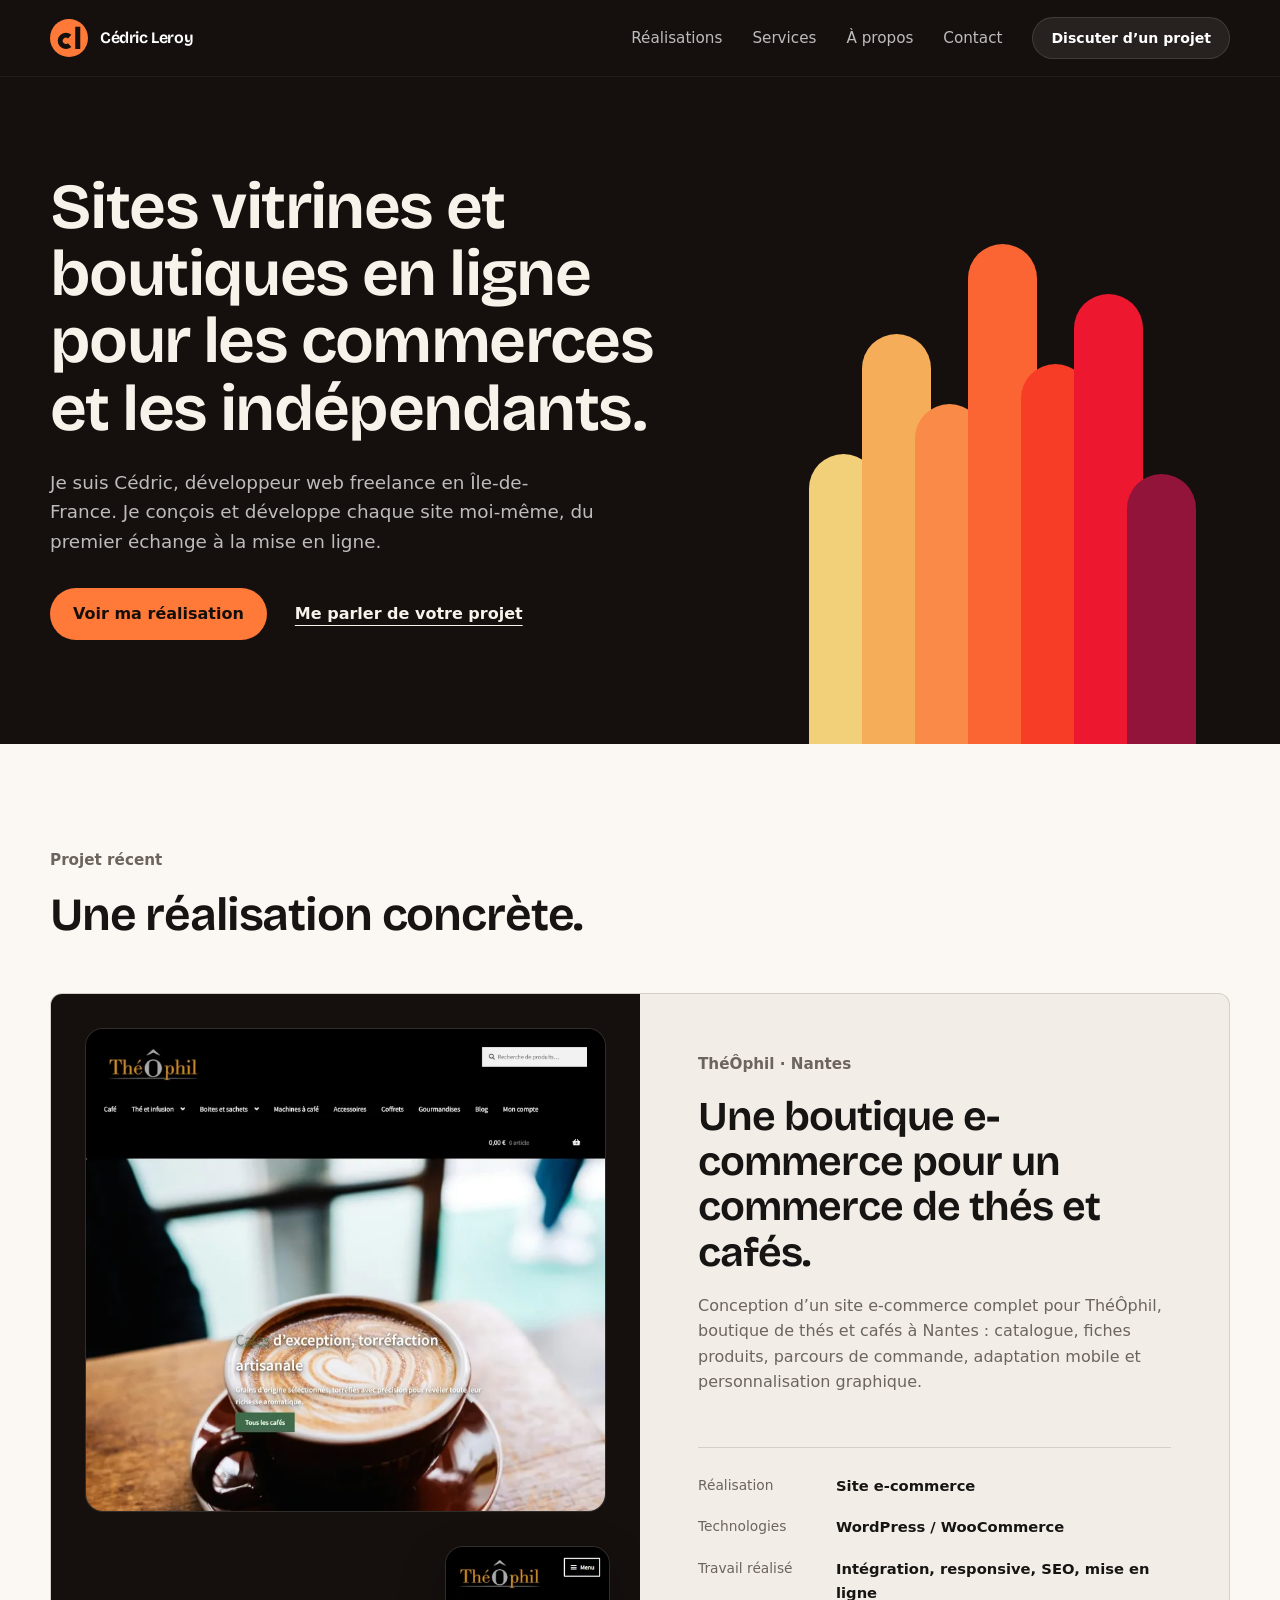
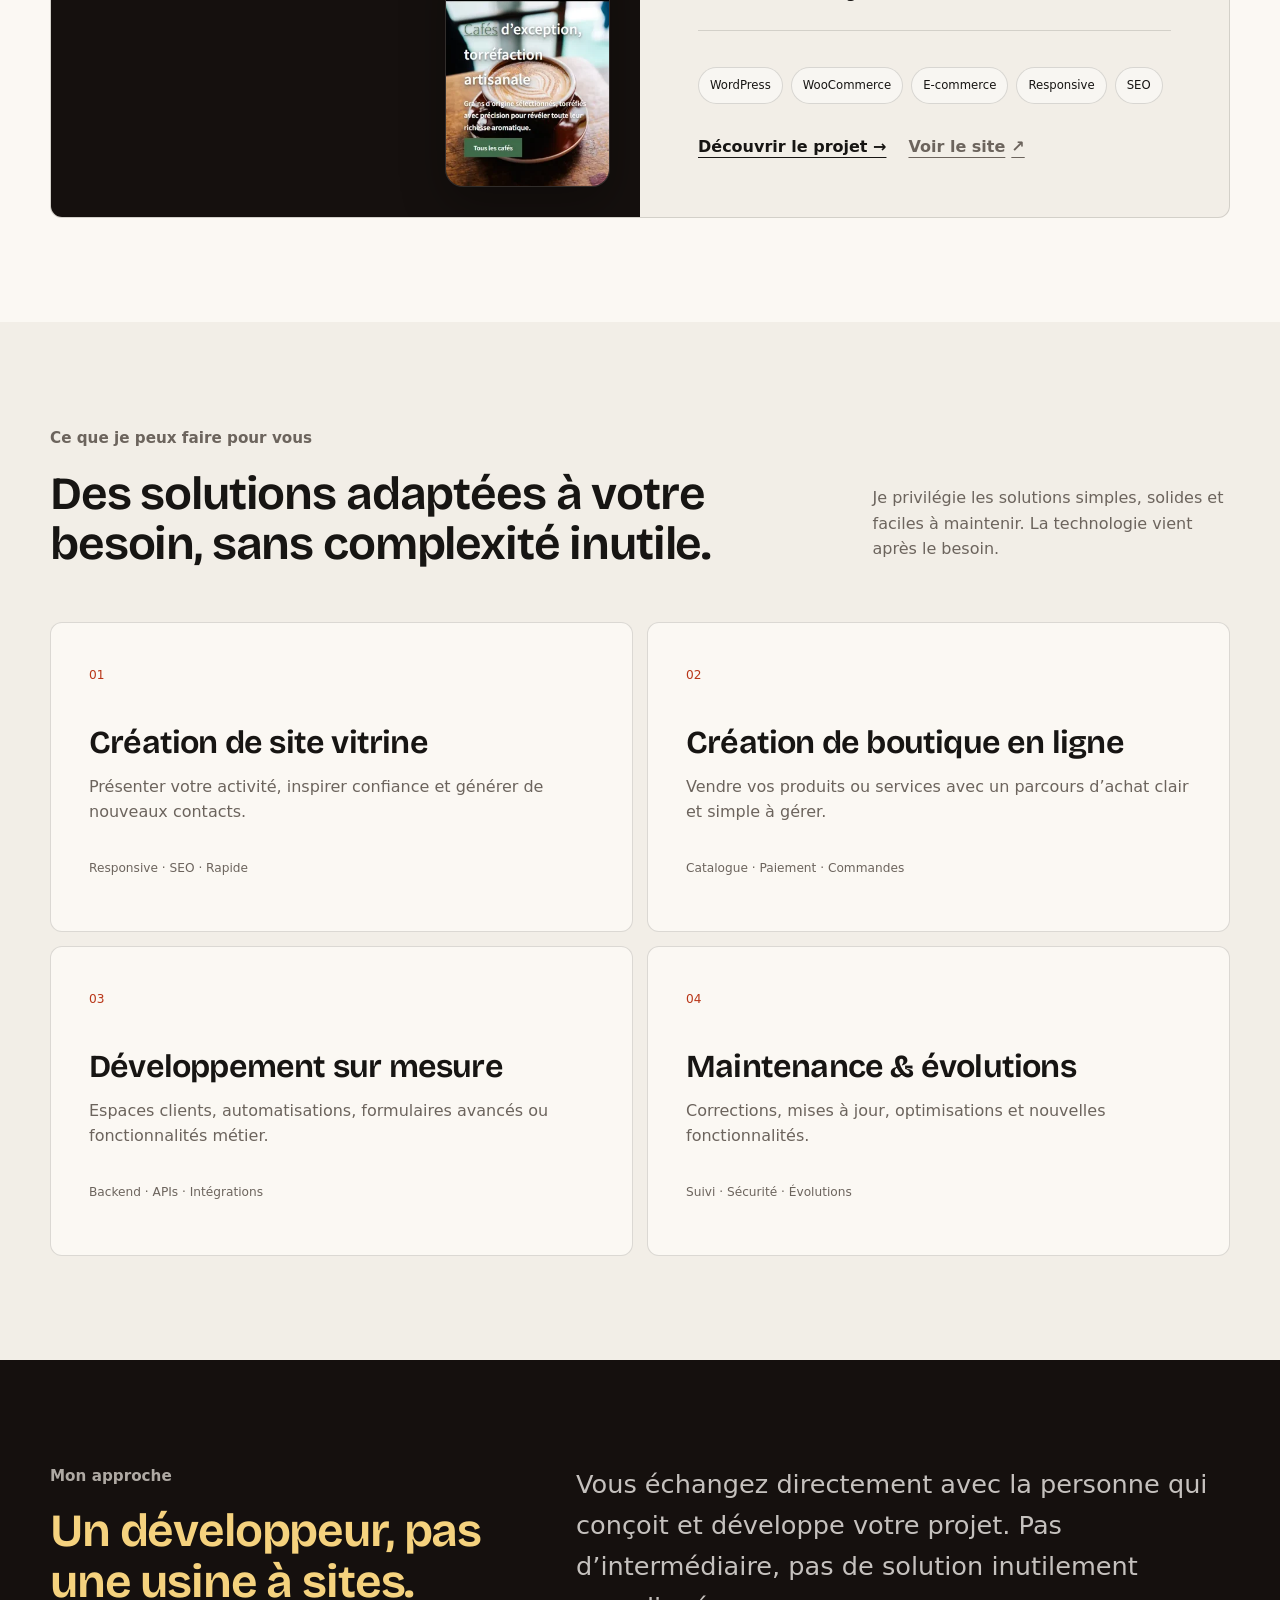
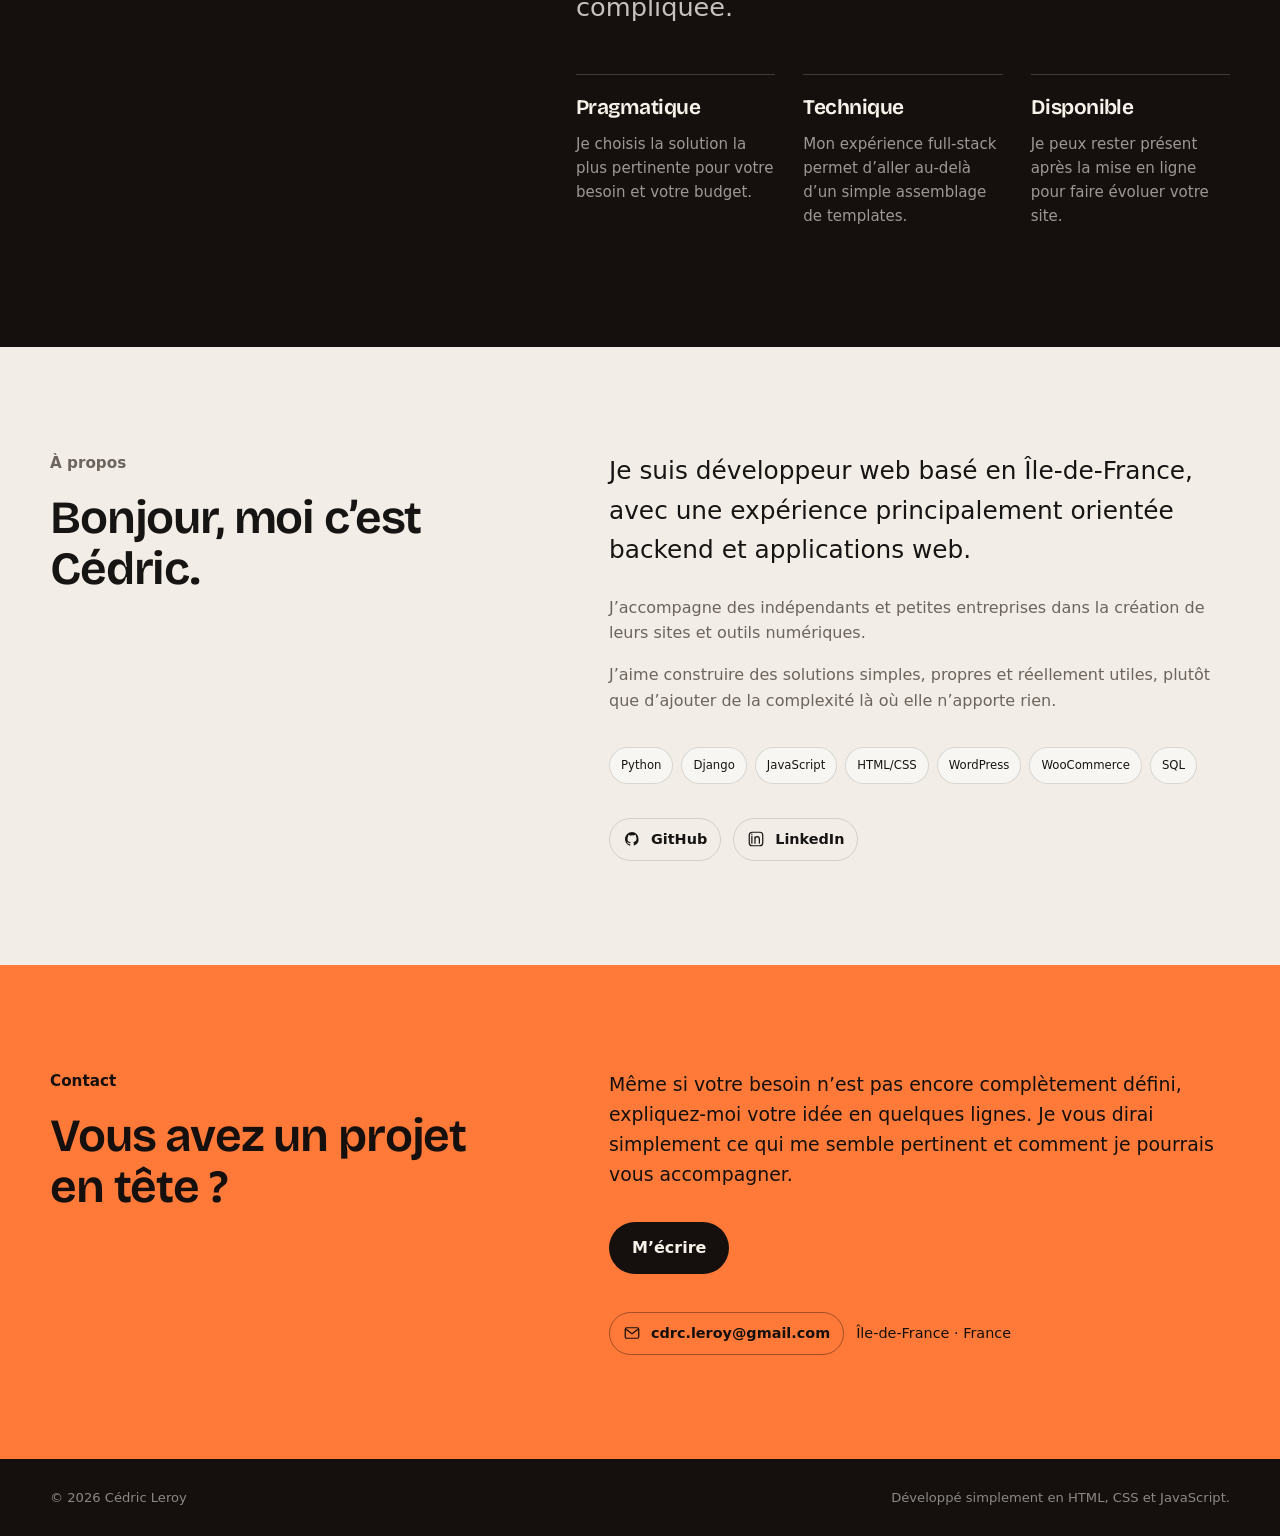
<file: index.html>
<!doctype html>
<html lang="fr">

<head>
  <meta charset="utf-8">
  <meta name="viewport" content="width=device-width, initial-scale=1">
  <meta name="theme-color" content="#15100e">

  <title>Cédric Leroy — Développeur web freelance en Île-de-France</title>

  <meta name="description"
    content="Développeur web freelance en Île-de-France. Création de sites vitrines, boutiques e-commerce et outils web sur mesure pour indépendants, artisans et petites entreprises." />

  <link rel="canonical" href="https://cedricleroy.fr/" />

  <meta property="og:type" content="website" />
  <meta property="og:locale" content="fr_FR" />
  <meta property="og:site_name" content="Cédric Leroy" />

  <meta property="og:title" content="Cédric Leroy — Développeur web freelance" />

  <meta property="og:description"
    content="Sites vitrines, boutiques e-commerce et outils web sur mesure pour indépendants, artisans et petites entreprises." />

  <meta property="og:url" content="https://cedricleroy.fr/" />

  <meta property="og:image" content="https://cedricleroy.fr/images/og/cedric-leroy-web.webp" />
  <meta property="og:image:width" content="1200" />
  <meta property="og:image:height" content="630" />
  <meta property="og:image:alt" content="Cédric Leroy — Développeur web freelance" />

  <meta name="twitter:image" content="https://cedricleroy.fr/images/og/cedric-leroy-web.webp" />

  <meta name="twitter:card" content="summary_large_image" />

  <link rel="icon" href="/images/icons/favicon.svg" type="image/svg+xml">
  <link rel="icon" href="/images/icons/favicon-48x48.png" sizes="48x48" type="image/png">
  <link rel="icon" href="/images/icons/favicon.ico" sizes="any">
  <link rel="apple-touch-icon" href="/images/icons/apple-touch-icon.png">
  <link rel="manifest" href="/images/icons/site.webmanifest">

  <link rel="preconnect" href="https://fonts.googleapis.com">
  <link rel="preconnect" href="https://fonts.gstatic.com" crossorigin>
  <link href="https://fonts.googleapis.com/css2?family=Yellowtail&display=swap" rel="stylesheet">

  <link rel="preload" href="/fonts/bricolage-grotesque.woff2" as="font" type="font/woff2" crossorigin>

  <link rel="stylesheet" href="css/style.css">
  <script src="js/main.js" defer></script>

  <script type="application/ld+json">
  {
    "@context": "https://schema.org",
    "@type": "Person",
    "name": "Cédric Leroy",
    "url": "https://cedricleroy.fr/",
    "jobTitle": "Développeur web",
    "sameAs": [
      "https://github.com/cdrcleroy",
      "https://www.linkedin.com/in/cédric-leroy"
    ],
    "knowsAbout": [
      "Développement web",
      "Python",
      "Django",
      "JavaScript",
      "WordPress",
      "WooCommerce"
    ]
  }
  </script>
</head>

<body>
  <a class="skip-link" href="#main">Aller au contenu</a>

  <header class="site-header">
    <div class="container header-inner">
      <a class="brand" href="#top">
        <div class="brand-mark">
          <img class="brand-mark" src="/images/icons/favicon.svg" alt="" width="38" height="38">
        </div>
        <span class="brand-name">Cédric Leroy</span>
      </a>

      <button class="menu-toggle" type="button" aria-expanded="false" aria-controls="main-nav">
        <span></span>
        <span></span>
        <span></span>
        <span class="sr-only">Ouvrir le menu</span>
      </button>

      <nav id="main-nav" class="main-nav" aria-label="Navigation principale">
        <a href="#realisations">Réalisations</a>
        <a href="#services">Services</a>
        <a href="#a-propos">À propos</a>
        <a href="#contact">Contact</a>
        <a class="button button--small button--dark" href="mailto:cdrc.leroy@gmail.com?subject=Projet%20web">
          Discuter d’un projet
        </a>
      </nav>
    </div>
  </header>

  <main id="main">
    <section id="top" class="hero">
      <div class="container hero-grid">
        <div class="hero-copy">
          <h1>Sites vitrines et boutiques en ligne pour les commerces et les indépendants.</h1>
          <p class="hero-lead">Je suis Cédric, développeur web freelance en Île-de-France. Je conçois et développe chaque site moi-même, du premier échange à la mise en ligne.</p>
          <div class="hero-actions">
            <a class="button button--accent" href="#realisations">Voir ma réalisation</a>
            <a class="text-link text-link--light" href="#contact">Me parler de votre projet</a>
          </div>
        </div>
        <div class="hero-visual" aria-hidden="true">
          <span class="capsule capsule--1"></span><span class="capsule capsule--2"></span>
          <span class="capsule capsule--3"></span><span class="capsule capsule--4"></span>
          <span class="capsule capsule--5"></span><span class="capsule capsule--6"></span>
          <span class="capsule capsule--7"></span>
        </div>
      </div>
    </section>

    <section id="realisations" class="section section--project">
      <div class="container">
        <div class="section-heading">
          <p class="eyebrow">Projet récent</p>
          <h2>Une réalisation concrète.</h2>
        </div>

        <article class="project-card">
          <div class="project-preview">
            <div class="project-shot project-shot--desktop">
              <img src="images/projects/theophil-desktop.webp"
                alt="Page d’accueil du site e-commerce ThéÔphil sur écran large" width="754" height="700"
                loading="lazy" />
            </div>

            <div class="project-shot project-shot--mobile">
              <img src="images/projects/theophil-mobile.webp" alt="Version mobile du site e-commerce ThéÔphil"
                width="280" height="412" loading="lazy" />
            </div>
          </div>

          <div class="project-content">
            <div>
              <p class="eyebrow">ThéÔphil · Nantes</p>
              <h3>Une boutique e-commerce pour un commerce de thés et cafés.</h3>
              <p>
                Conception d’un site e-commerce complet pour ThéÔphil, boutique
                de thés et cafés à Nantes : catalogue, fiches produits, parcours
                de commande, adaptation mobile et personnalisation graphique.
              </p>
            </div>

            <div class="project-details">
              <div>
                <span>Réalisation</span>
                <strong>Site e-commerce</strong>
              </div>
              <div>
                <span>Technologies</span>
                <strong>WordPress / WooCommerce</strong>
              </div>
              <div>
                <span>Travail réalisé</span>
                <strong>Intégration, responsive, SEO, mise en ligne</strong>
              </div>
            </div>

            <div class="tags" aria-label="Technologies utilisées">
              <span>WordPress</span>
              <span>WooCommerce</span>
              <span>E-commerce</span>
              <span>Responsive</span>
              <span>SEO</span>
            </div>

            <div class="project-links">
              <a class="text-link" href="realisations/theophil/">
                Découvrir le projet →
              </a>

              <a class="text-link" href="https://www.theophil-nantes.com/" target="_blank" rel="noopener noreferrer">
                Voir le site <span aria-hidden="true">↗</span>
              </a>
            </div>
          </div>
        </article>
      </div>
    </section>

    <div class="capsule-divider" aria-hidden="true">
      <span></span><span></span><span></span><span></span><span></span>
    </div>

    <section id="services" class="section">
      <div class="container">
        <div class="section-heading section-heading--wide">
          <div>
            <p class="eyebrow">Ce que je peux faire pour vous</p>
            <h2>Des solutions adaptées à votre besoin, sans complexité inutile.</h2>
          </div>
          <p>
            Je privilégie les solutions simples, solides et faciles à maintenir.
            La technologie vient après le besoin.
          </p>
        </div>

        <div class="services-grid">
          <article class="service-card">
            <span class="service-number">01</span>
            <h3>Création de site vitrine</h3>
            <p>
              Présenter votre activité, inspirer confiance et générer de nouveaux contacts.
            </p>
            <span class="service-detail">Responsive · SEO · Rapide</span>
          </article>

          <article class="service-card">
            <span class="service-number">02</span>
            <h3>Création de boutique en ligne</h3>
            <p>
              Vendre vos produits ou services avec un parcours d’achat clair et simple à gérer.
            </p>
            <span class="service-detail">Catalogue · Paiement · Commandes</span>
          </article>

          <article class="service-card">
            <span class="service-number">03</span>
            <h3>Développement sur mesure</h3>
            <p>
              Espaces clients, automatisations, formulaires avancés ou fonctionnalités métier.
            </p>
            <span class="service-detail">Backend · APIs · Intégrations</span>
          </article>

          <article class="service-card">
            <span class="service-number">04</span>
            <h3>Maintenance & évolutions</h3>
            <p>
              Corrections, mises à jour, optimisations et nouvelles fonctionnalités.
            </p>
            <span class="service-detail">Suivi · Sécurité · Évolutions</span>
          </article>
        </div>
      </div>
    </section>

    <section class="section section--approach">
      <div class="container approach-grid">
        <div>
          <p class="eyebrow eyebrow--light">Mon approche</p>
          <h2>Un développeur, pas une usine à sites.</h2>
        </div>

        <div class="approach-content">
          <p class="approach-lead">
            Vous échangez directement avec la personne qui conçoit et développe votre projet.
            Pas d’intermédiaire, pas de solution inutilement compliquée.
          </p>

          <div class="approach-points">
            <article>
              <h3>Pragmatique</h3>
              <p>Je choisis la solution la plus pertinente pour votre besoin et votre budget.</p>
            </article>
            <article>
              <h3>Technique</h3>
              <p>Mon expérience full-stack permet d’aller au-delà d’un simple assemblage de templates.</p>
            </article>
            <article>
              <h3>Disponible</h3>
              <p>Je peux rester présent après la mise en ligne pour faire évoluer votre site.</p>
            </article>
          </div>
        </div>
      </div>
    </section>

    <section id="a-propos" class="section">
      <div class="container about-grid">
        <div class="about-title">
          <p class="eyebrow">À propos</p>
          <h2>Bonjour, moi c’est Cédric.</h2>
        </div>

        <div class="about-copy">
          <p class="about-lead">
            Je suis développeur web basé en Île-de-France, avec une expérience
            principalement orientée backend et applications web.
          </p>

          <p>
            J’accompagne des indépendants et petites entreprises dans la création
            de leurs sites et outils numériques.
          </p>

          <p>
            J’aime construire des solutions simples, propres et réellement utiles,
            plutôt que d’ajouter de la complexité là où elle n’apporte rien.
          </p>

          <div class="stack">
            <span>Python</span>
            <span>Django</span>
            <span>JavaScript</span>
            <span>HTML/CSS</span>
            <span>WordPress</span>
            <span>WooCommerce</span>
            <span>SQL</span>
          </div>

          <div class="about-links social-links">
            <a class="icon-link" href="https://github.com/cdrcleroy" target="_blank" rel="noopener noreferrer">
              <svg viewBox="0 0 24 24" aria-hidden="true">
                <path
                  d="M12 2.8a9.4 9.4 0 0 0-3 18.32c.47.09.64-.2.64-.45v-1.83c-2.62.57-3.17-1.11-3.17-1.11-.43-1.09-1.05-1.38-1.05-1.38-.86-.59.06-.58.06-.58.95.07 1.45.98 1.45.98.85 1.45 2.22 1.03 2.76.79.08-.61.33-1.03.6-1.27-2.09-.24-4.29-1.05-4.29-4.65 0-1.03.37-1.87.97-2.53-.1-.24-.42-1.2.09-2.5 0 0 .79-.25 2.59.97A8.98 8.98 0 0 1 12 6.94a8.9 8.9 0 0 1 2.36.32c1.8-1.22 2.59-.97 2.59-.97.51 1.3.19 2.26.09 2.5.61.66.97 1.5.97 2.53 0 3.61-2.2 4.4-4.3 4.64.34.3.64.88.64 1.77v2.63c0 .25.17.54.65.45A9.4 9.4 0 0 0 12 2.8Z">
                </path>
              </svg>
              <span>GitHub</span>
            </a>

            <a class="icon-link" href="https://www.linkedin.com/in/cédric-leroy" target="_blank"
              rel="noopener noreferrer">
              <svg viewBox="0 0 24 24" aria-hidden="true">
                <path
                  d="M6.5 8.2v9.3M6.5 5.6v.1M10.6 17.5v-5.2c0-2.2 1.2-3.4 3-3.4 1.8 0 2.9 1.2 2.9 3.4v5.2M10.6 9.2v8.3">
                </path>
                <rect x="3" y="3" width="18" height="18" rx="4"></rect>
              </svg>
              <span>LinkedIn</span>
            </a>
          </div>
        </div>
      </div>
    </section>

    <section id="contact" class="section section--contact">
      <div class="container contact-grid">
        <div>
          <p class="eyebrow eyebrow--light">Contact</p>
          <h2>Vous avez un projet en tête&nbsp;?</h2>
        </div>

        <div class="contact-content">
          <p>
            Même si votre besoin n’est pas encore complètement défini, expliquez-moi
            votre idée en quelques lignes. Je vous dirai simplement ce qui me semble
            pertinent et comment je pourrais vous accompagner.
          </p>

          <a class="button button--light" href="mailto:cdrc.leroy@gmail.com?subject=Projet%20web">
            M’écrire
          </a>

          <div class="contact-meta contact-links">
            <a class="icon-link icon-link--light" href="mailto:cdrc.leroy@gmail.com">
              <svg viewBox="0 0 24 24" aria-hidden="true">
                <rect x="3" y="5" width="18" height="14" rx="2"></rect>
                <path d="m4 7 8 6 8-6"></path>
              </svg>
              <span>cdrc.leroy@gmail.com</span>
            </a>

            <!-- À activer quand tu veux afficher ton numéro :
            <a class="icon-link icon-link--light" href="tel:+33XXXXXXXXX">
              <svg viewBox="0 0 24 24" aria-hidden="true">
                <path d="M7.2 3.8 9.5 7.5 8 9.4c1.2 2.5 3.1 4.4 5.6 5.6l1.9-1.5 3.7 2.3c.5.3.7.9.5 1.5-.5 1.6-2 2.7-3.7 2.7C9.4 20 4 14.6 4 8c0-1.7 1.1-3.2 2.7-3.7.6-.2 1.2 0 1.5.5Z"></path>
              </svg>
              <span>06 XX XX XX XX</span>
            </a>
            -->

            <span class="contact-location">Île-de-France · France</span>
          </div>
        </div>
      </div>
    </section>
  </main>

  <footer class="site-footer">
    <div class="container footer-inner">
      <p>© <span id="year"></span> Cédric Leroy</p>
      <p>Développé simplement en HTML, CSS et JavaScript.</p>
    </div>
  </footer>
</body>

</html>
</file>
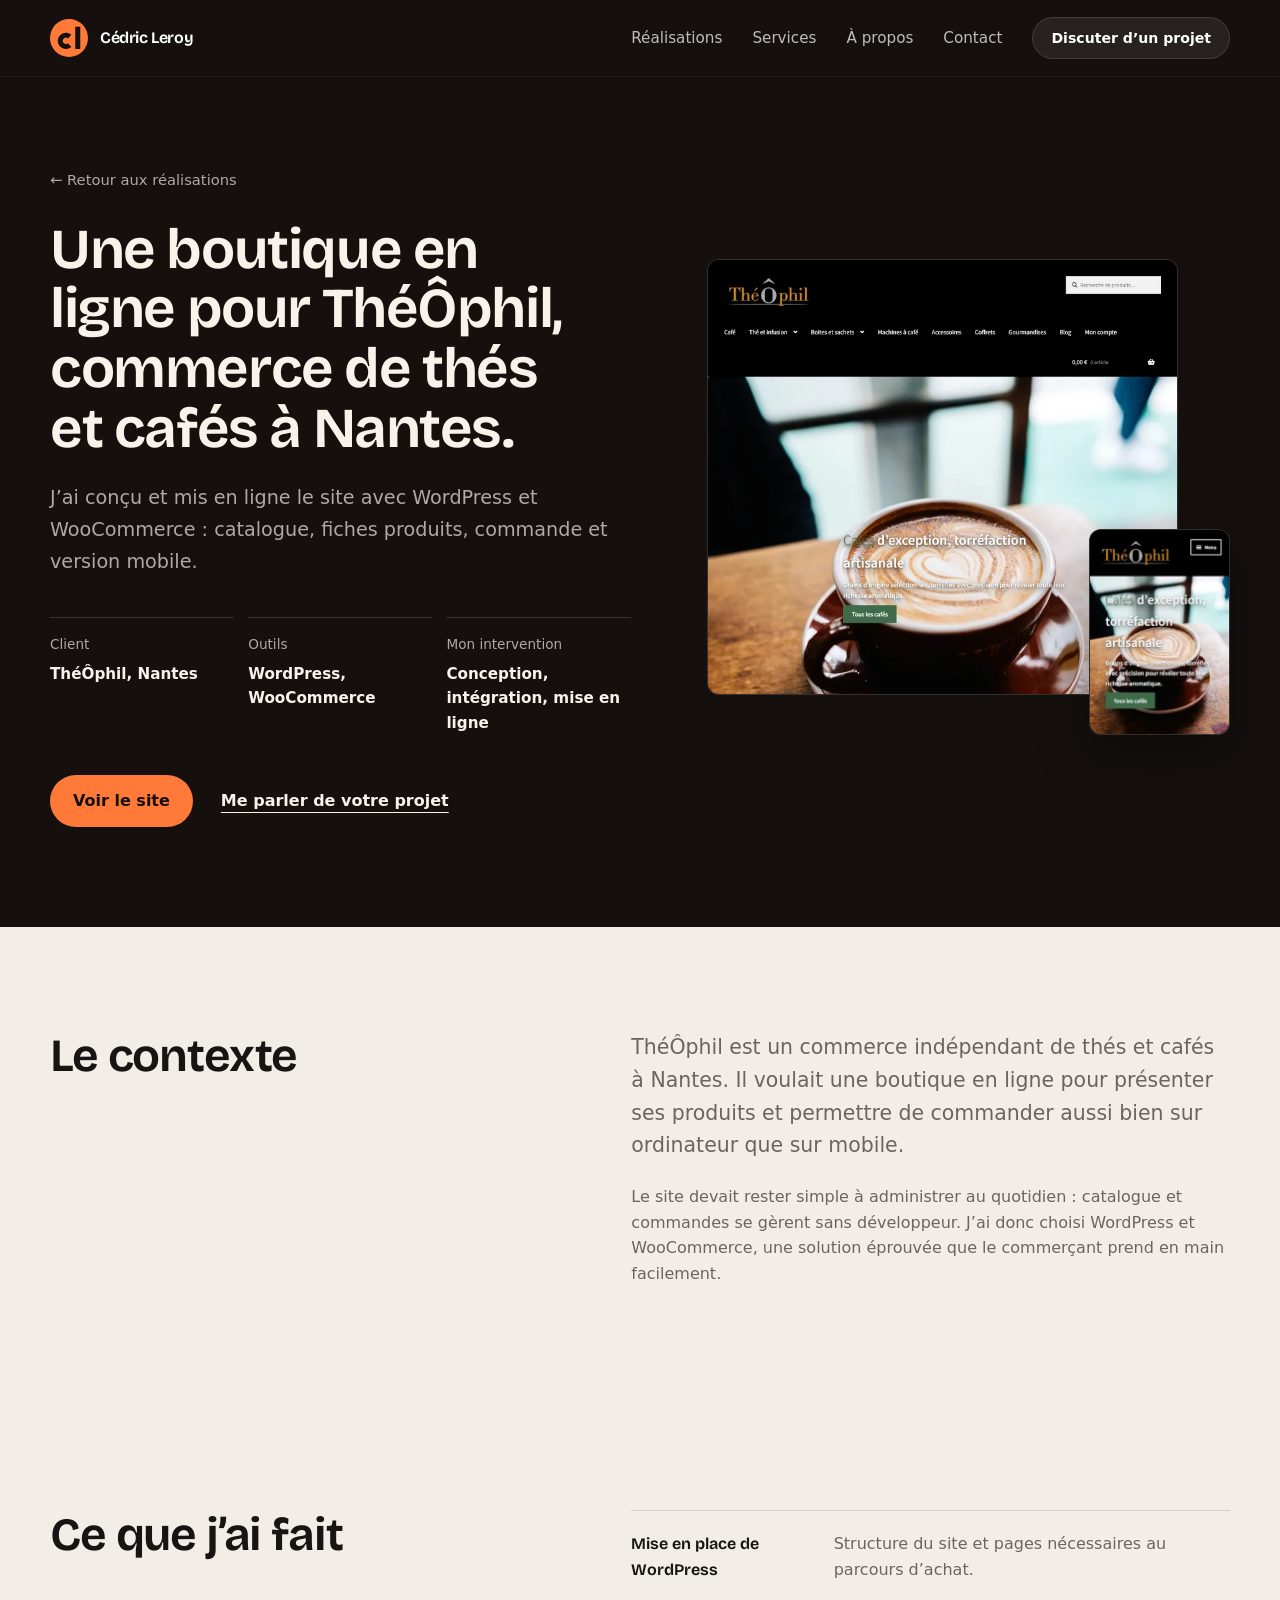
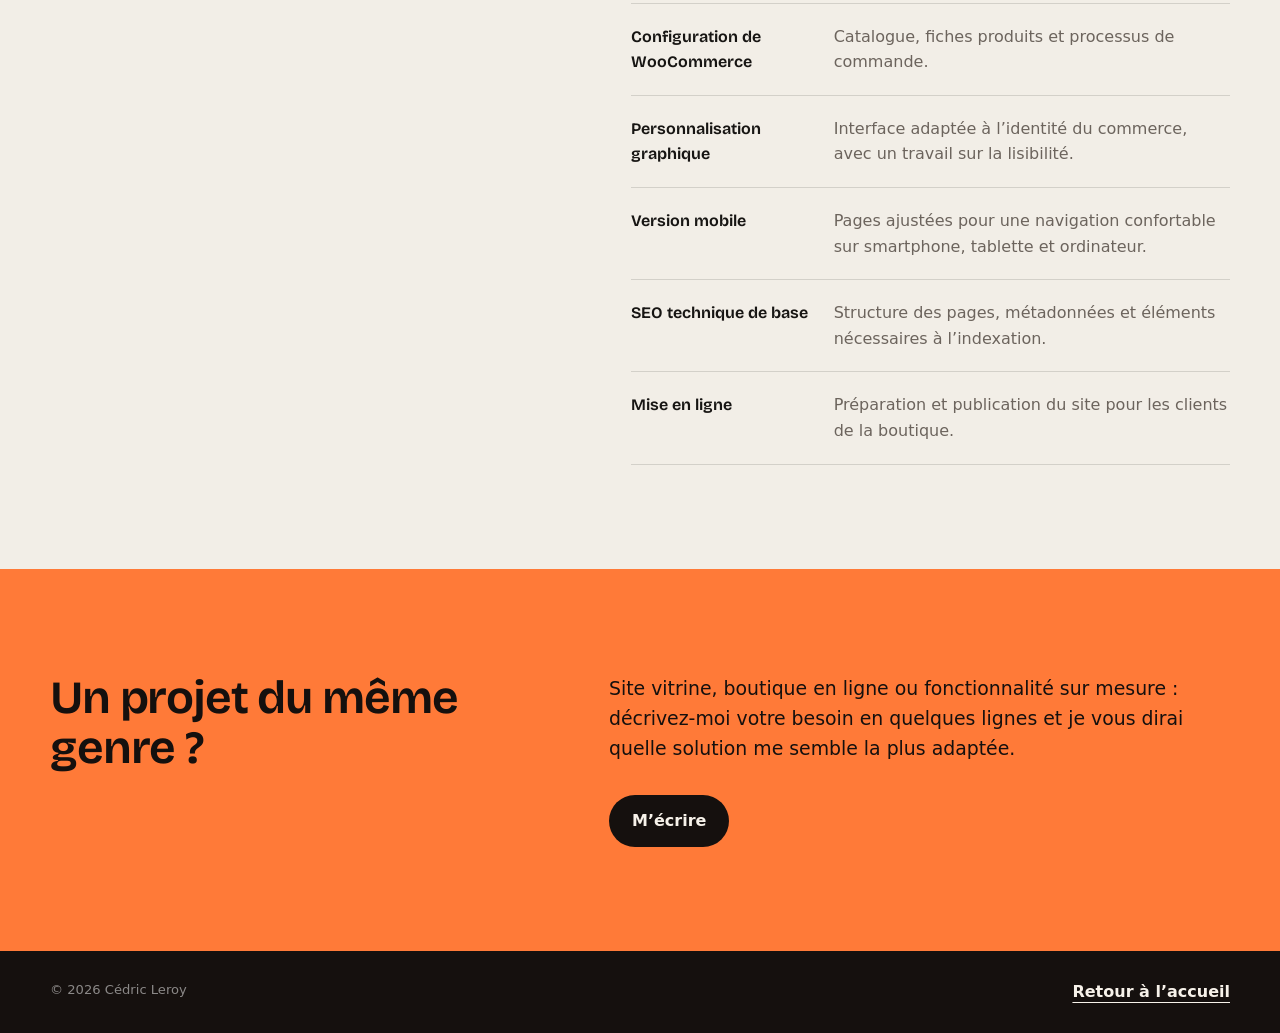
<file: realisations/theophil/index.html>
<!doctype html>
<html lang="fr">

<head>
  <meta charset="utf-8">
  <meta name="viewport" content="width=device-width, initial-scale=1">

  <title>ThéÔphil — Boutique e-commerce WordPress & WooCommerce | Cédric Leroy</title>
  <meta name="description" content="Création de la boutique e-commerce ThéÔphil à Nantes avec WordPress et WooCommerce : catalogue, fiches produits, parcours de commande, responsive, SEO et mise en ligne.">
  <meta name="theme-color" content="#15100e">
  <link rel="canonical" href="https://cedricleroy.fr/realisations/theophil/">

  <meta property="og:type" content="article">
  <meta property="og:locale" content="fr_FR">
  <meta property="og:site_name" content="Cédric Leroy">
  <meta property="og:title" content="ThéÔphil — Boutique e-commerce de thés et cafés à Nantes">
  <meta property="og:description" content="Création d’une boutique en ligne WordPress et WooCommerce pour ThéÔphil, commerce indépendant de thés et cafés à Nantes.">
  <meta property="og:url" content="https://cedricleroy.fr/realisations/theophil/">
  <meta property="og:image" content="https://cedricleroy.fr/images/og/theophil-case-study.webp">
  <meta property="og:image:width" content="1200">
  <meta property="og:image:height" content="630">
  <meta property="og:image:alt" content="Projet ThéÔphil réalisé par Cédric Leroy">
  <meta name="twitter:card" content="summary_large_image">
  <meta name="twitter:image" content="https://cedricleroy.fr/images/og/theophil-case-study.webp">

  <link rel="icon" href="../../images/icons/favicon.svg" type="image/svg+xml">
  <link rel="icon" href="../../images/icons/favicon-48x48.png" sizes="48x48" type="image/png">
  <link rel="icon" href="../../images/icons/favicon.ico" sizes="any">
  <link rel="apple-touch-icon" href="../../images/icons/apple-touch-icon.png">
  <link rel="manifest" href="../../images/icons/site.webmanifest">
  <link rel="preload" href="../../fonts/bricolage-grotesque.woff2" as="font" type="font/woff2" crossorigin>

  <link rel="stylesheet" href="../../css/style.css">
  <script src="../../js/main.js" defer></script>

  <script type="application/ld+json">
  {
    "@context": "https://schema.org",
    "@type": "CreativeWork",
    "name": "ThéÔphil — Boutique e-commerce",
    "description": "Création d’une boutique e-commerce WordPress et WooCommerce pour ThéÔphil, commerce indépendant de thés et cafés à Nantes.",
    "url": "https://cedricleroy.fr/realisations/theophil/",
    "creator": { "@type": "Person", "name": "Cédric Leroy", "url": "https://cedricleroy.fr/" },
    "about": ["Développement web", "E-commerce", "WordPress", "WooCommerce", "Responsive design", "SEO"]
  }
  </script>
</head>

<body>

  <a class="skip-link" href="#main">Aller au contenu</a>

  <header class="site-header">
    <div class="container header-inner">
      <a class="brand" href="../../">
        <img class="brand-mark" src="/images/icons/favicon.svg" alt="" width="38" height="38">
        <span class="brand-name">Cédric Leroy</span>
      </a>

      <button class="menu-toggle" type="button" aria-expanded="false" aria-controls="main-nav">
        <span></span><span></span><span></span>
        <span class="sr-only">Ouvrir le menu</span>
      </button>

      <nav id="main-nav" class="main-nav" aria-label="Navigation principale">
        <a href="../../#realisations">Réalisations</a>
        <a href="../../#services">Services</a>
        <a href="../../#a-propos">À propos</a>
        <a href="../../#contact">Contact</a>
        <a class="button button--small button--dark" href="mailto:cdrc.leroy@gmail.com?subject=Projet%20web">Discuter d’un projet</a>
      </nav>
    </div>
  </header>

  <main id="main">

    <section class="case-hero">
      <div class="container case-hero-grid">

        <div class="case-hero-copy">
          <a class="case-back" href="../../#realisations">← Retour aux réalisations</a>

          <h1>Une boutique en ligne pour ThéÔphil, commerce de thés et cafés à Nantes.</h1>

          <p class="case-hero-lead">
            J’ai conçu et mis en ligne le site avec WordPress et WooCommerce :
            catalogue, fiches produits, commande et version mobile.
          </p>

          <div class="case-meta">
            <div>
              <span>Client</span>
              <strong>ThéÔphil, Nantes</strong>
            </div>
            <div>
              <span>Outils</span>
              <strong>WordPress, WooCommerce</strong>
            </div>
            <div>
              <span>Mon intervention</span>
              <strong>Conception, intégration, mise en ligne</strong>
            </div>
          </div>

          <div class="hero-actions">
            <a class="button button--accent" href="https://www.theophil-nantes.com/" target="_blank" rel="noopener noreferrer">Voir le site</a>
            <a class="text-link text-link--light" href="../../#contact">Me parler de votre projet</a>
          </div>
        </div>

        <div class="case-hero-preview">
          <div class="case-screen case-screen--desktop">
            <img src="../../images/projects/theophil-desktop.webp"
                 alt="Page d’accueil de la boutique e-commerce ThéÔphil sur écran large"
                 width="754" height="700">
          </div>
          <div class="case-screen case-screen--mobile">
            <img src="../../images/projects/theophil-mobile.webp"
                 alt="Version mobile de la boutique e-commerce ThéÔphil"
                 width="280" height="412">
          </div>
        </div>

      </div>
    </section>

    <section class="section case-section">
      <div class="container case-two-columns">
        <h2>Le contexte</h2>

        <div class="case-copy">
          <p class="case-lead">
            ThéÔphil est un commerce indépendant de thés et cafés à Nantes.
            Il voulait une boutique en ligne pour présenter ses produits et
            permettre de commander aussi bien sur ordinateur que sur mobile.
          </p>
          <p>
            Le site devait rester simple à administrer au quotidien : catalogue
            et commandes se gèrent sans développeur. J’ai donc choisi WordPress
            et WooCommerce, une solution éprouvée que le commerçant prend en
            main facilement.
          </p>
        </div>
      </div>
    </section>

    <section class="section case-section case-section--work">
      <div class="container case-two-columns">
        <h2>Ce que j’ai fait</h2>

        <dl class="case-list">
          <div>
            <dt>Mise en place de WordPress</dt>
            <dd>Structure du site et pages nécessaires au parcours d’achat.</dd>
          </div>
          <div>
            <dt>Configuration de WooCommerce</dt>
            <dd>Catalogue, fiches produits et processus de commande.</dd>
          </div>
          <div>
            <dt>Personnalisation graphique</dt>
            <dd>Interface adaptée à l’identité du commerce, avec un travail sur la lisibilité.</dd>
          </div>
          <div>
            <dt>Version mobile</dt>
            <dd>Pages ajustées pour une navigation confortable sur smartphone, tablette et ordinateur.</dd>
          </div>
          <div>
            <dt>SEO technique de base</dt>
            <dd>Structure des pages, métadonnées et éléments nécessaires à l’indexation.</dd>
          </div>
          <div>
            <dt>Mise en ligne</dt>
            <dd>Préparation et publication du site pour les clients de la boutique.</dd>
          </div>
        </dl>
      </div>
    </section>

    <section class="section section--contact">
      <div class="container contact-grid">
        <h2>Un projet du même genre&nbsp;?</h2>

        <div class="contact-content">
          <p>
            Site vitrine, boutique en ligne ou fonctionnalité sur mesure :
            décrivez-moi votre besoin en quelques lignes et je vous dirai
            quelle solution me semble la plus adaptée.
          </p>
          <a class="button button--light" href="mailto:cdrc.leroy@gmail.com?subject=Projet%20web">M’écrire</a>
        </div>
      </div>
    </section>

  </main>

  <footer class="site-footer">
    <div class="container footer-inner">
      <p>© <span id="year"></span> Cédric Leroy</p>
      <a class="text-link" href="../../">Retour à l’accueil</a>
    </div>
  </footer>

</body>
</html>
</file>
<file: css/style.css>
/* =========================================
   Cédric Leroy — style.css
   Noir chaud, capsules colorées, Bricolage Grotesque
========================================= */

/* Police hébergée en local (pas de Google Fonts : RGPD + perf) */
@font-face {
  font-family: "Bricolage Grotesque";
  src: url("../fonts/bricolage-grotesque.woff2") format("woff2");
  font-weight: 200 800;
  font-display: swap;
}

:root {
  /* Surfaces claires */
  --bg: #f2eee7;
  --surface: #fbf8f3;

  /* Texte sur fond clair */
  --text: #171513;
  --muted: #6c645d;
  --border: rgba(23, 21, 19, 0.14);

  /* Surfaces sombres */
  --dark: #15100e;

  /* Texte sur fond sombre */
  --light-on-dark: #f7f2ea;
  --muted-light: rgba(247, 242, 234, 0.68);
  --title-on-dark: #f5d27e;

  /* Palette chaude */
  --cream: #f5d27e;
  --peach: #ffb15e;
  --orange: #ff7a38;

  /* Fonctionnel */
  --accent: #ff4b21;
  --accent-dark: #b93618;

  /* Typo */
  --font-display: "Bricolage Grotesque", "Avenir Next", "Segoe UI", system-ui, sans-serif;

  /* Mise en page */
  --container: 1180px;
  --radius: 12px;
}

/* ---------- Base ---------- */

*,
*::before,
*::after {
  box-sizing: border-box;
}

html {
  scroll-behavior: smooth;
  scroll-padding-top: 90px;
}

body {
  margin: 0;
  font-family: system-ui, -apple-system, "Segoe UI", Roboto, sans-serif;
  color: var(--text);
  background: var(--bg);
  line-height: 1.6;
  -webkit-font-smoothing: antialiased;
  text-rendering: optimizeLegibility;
}

img,
svg {
  display: block;
  max-width: 100%;
}

a {
  color: inherit;
}

button,
a {
  -webkit-tap-highlight-color: transparent;
}

a:focus-visible,
button:focus-visible {
  outline: 3px solid var(--accent-dark);
  outline-offset: 4px;
}

.site-header a:focus-visible,
.site-header button:focus-visible,
.hero a:focus-visible,
.case-hero a:focus-visible,
.section--approach a:focus-visible,
.site-footer a:focus-visible {
  outline-color: var(--cream);
}

.section--contact a:focus-visible {
  outline-color: var(--dark);
}

h1,
h2,
h3,
p {
  margin-top: 0;
}

h1,
h2,
h3 {
  font-family: var(--font-display);
  font-weight: 650;
  line-height: 1.1;
  letter-spacing: -0.025em;
}

h1 {
  max-width: 15em;
  margin-bottom: 26px;
  font-size: clamp(2.5rem, 5vw, 4.5rem);
  line-height: 1.05;
  text-wrap: balance;
}

h2 {
  max-width: 760px;
  margin-bottom: 0;
  font-size: clamp(2rem, 3.6vw, 3.4rem);
}

h3 {
  font-size: clamp(1.35rem, 2vw, 1.85rem);
}

p {
  color: var(--muted);
}

.container {
  width: min(calc(100% - 40px), var(--container));
  margin-inline: auto;
}

.section {
  position: relative;
  padding: 104px 0;
}

.eyebrow {
  margin-bottom: 18px;
  font-size: 0.95rem;
  font-weight: 600;
  color: var(--muted);
}

.eyebrow--light {
  color: var(--muted-light);
}

.sr-only {
  position: absolute;
  width: 1px;
  height: 1px;
  padding: 0;
  margin: -1px;
  overflow: hidden;
  clip: rect(0, 0, 0, 0);
  white-space: nowrap;
  border: 0;
}

.skip-link {
  position: fixed;
  left: 12px;
  top: 12px;
  z-index: 9999;
  padding: 10px 14px;
  background: var(--dark);
  color: white;
  transform: translateY(-150%);
}

.skip-link:focus {
  transform: translateY(0);
}

/* ---------- Header ---------- */

.site-header {
  position: sticky;
  top: 0;
  z-index: 100;
  border-bottom: 1px solid rgba(255, 255, 255, 0.05);
  background: var(--dark);
  transition: border-color 180ms ease;
}

.site-header.is-scrolled {
  border-color: rgba(255, 255, 255, 0.1);
}

.header-inner {
  min-height: 76px;
  display: flex;
  align-items: center;
  justify-content: space-between;
  gap: 24px;
}

.brand {
  display: inline-flex;
  align-items: center;
  gap: 12px;
  text-decoration: none;
  color: white;
}

.brand-mark {
  flex-shrink: 0;
  width: 38px;
  height: 38px;
}

.brand-name {
  font-family: var(--font-display);
  font-weight: 650;
  letter-spacing: -0.025em;
  white-space: nowrap;
}

.main-nav {
  display: flex;
  align-items: center;
  gap: 30px;
}

.main-nav > a:not(.button) {
  font-size: 0.95rem;
  text-decoration: none;
  color: rgba(255, 255, 255, 0.72);
}

.main-nav > a:not(.button):hover {
  color: white;
}

.menu-toggle {
  display: none;
  border: 0;
  padding: 8px;
  background: transparent;
  cursor: pointer;
}

.menu-toggle > span:not(.sr-only) {
  display: block;
  width: 24px;
  height: 2px;
  margin: 5px 0;
  background: white;
}

/* ---------- Boutons et liens ---------- */

.button {
  display: inline-flex;
  align-items: center;
  justify-content: center;
  min-height: 52px;
  padding: 0 22px;
  border: 1px solid transparent;
  border-radius: 999px;
  font-weight: 760;
  text-decoration: none;
  transition: background 160ms ease, color 160ms ease, border-color 160ms ease;
}

.button--small {
  min-height: 42px;
  padding-inline: 18px;
  font-size: 0.88rem;
}

.button--accent {
  background: var(--orange);
  color: #160e0a;
}

.button--accent:hover {
  background: var(--peach);
}

.button--dark {
  border-color: rgba(255, 255, 255, 0.12);
  background: rgba(255, 255, 255, 0.08);
  color: white !important;
}

.button--dark:hover {
  background: rgba(255, 255, 255, 0.14);
}

.button--light {
  background: var(--dark);
  color: var(--light-on-dark);
}

.text-link {
  display: inline-flex;
  gap: 6px;
  align-items: center;
  font-weight: 780;
  color: var(--text);
  text-underline-offset: 5px;
  text-decoration-thickness: 1px;
}

.text-link--light {
  color: var(--light-on-dark);
  font-weight: 600;
  text-decoration: underline;
  text-underline-offset: 6px;
}

.text-link--light:hover {
  color: var(--cream);
}

.project-links {
  display: flex;
  flex-wrap: wrap;
  align-items: center;
  gap: 22px;
}

.project-links .text-link + .text-link {
  color: var(--muted);
  font-weight: 700;
}

.project-links .text-link + .text-link:hover {
  color: var(--text);
}

.tags,
.stack {
  display: flex;
  flex-wrap: wrap;
  gap: 8px;
}

.tags {
  margin-bottom: 30px;
}

.tags span,
.stack span {
  padding: 8px 11px;
  border: 1px solid var(--border);
  border-radius: 999px;
  font-size: 0.73rem;
  background: rgba(255, 255, 255, 0.46);
}

/* ---------- Hero ---------- */

.hero {
  position: relative;
  overflow: hidden;
  padding: 96px 0 0;
  background: var(--dark);
  color: white;
}

.hero-grid {
  display: grid;
  grid-template-columns: minmax(0, 1.25fr) minmax(260px, 0.75fr);
  align-items: end;
  gap: 56px;
}

.hero-copy {
  align-self: center;
  padding-bottom: 104px;
}

.hero h1 {
  color: var(--light-on-dark);
}

.hero-lead {
  max-width: 34rem;
  margin-bottom: 32px;
  color: rgba(255, 255, 255, 0.72);
  font-size: 1.15rem;
}

.hero-actions {
  display: flex;
  flex-wrap: wrap;
  align-items: center;
  gap: 28px;
}

/* Capsules : hauteurs inégales, posées sur le bord bas du hero */
.hero-visual {
  display: flex;
  align-items: flex-end;
  height: clamp(300px, 40vw, 500px);
}

.capsule {
  flex: none;
  width: clamp(40px, 5.4vw, 76px);
  margin-left: -16px;
  border-radius: 999px 999px 0 0;
}

.capsule:first-child { margin-left: 0; }

.capsule--1 { height: 58%; background: #f2cf79; }
.capsule--2 { height: 82%; background: #f5ad5a; }
.capsule--3 { height: 68%; background: #f98a48; }
.capsule--4 { height: 100%; background: #fb6433; }
.capsule--5 { height: 76%; background: #f83d27; }
.capsule--6 { height: 90%; background: #ed1830; }
.capsule--7 { height: 54%; background: #92143b; }

/* ---------- Sections communes ---------- */

.section-heading {
  margin-bottom: 52px;
}

.section-heading--wide {
  display: grid;
  grid-template-columns: 1.35fr 0.65fr;
  gap: 80px;
  align-items: end;
}

.section-heading--wide > p {
  max-width: 430px;
  margin-bottom: 8px;
}

/* ---------- Projet (home) ---------- */

.section--project {
  background: var(--surface);
}

.project-card {
  display: grid;
  grid-template-columns: 1fr 1fr;
  min-height: 620px;
  overflow: hidden;
  border: 1px solid var(--border);
  border-radius: var(--radius);
  background: var(--bg);
}

.project-preview {
  position: relative;
  min-height: 620px;
  overflow: hidden;
  padding: 34px;
  background: var(--dark);
}

.project-shot {
  overflow: hidden;
  border: 1px solid rgba(255, 255, 255, 0.12);
  background: var(--dark);
}

.project-shot img {
  display: block;
  width: 100%;
  height: 100%;
  object-fit: cover;
  object-position: top left;
}

.project-shot--desktop {
  position: absolute;
  inset: 34px 34px auto;
  aspect-ratio: 754 / 700;
  border-radius: 18px;
}

.project-shot--mobile {
  position: absolute;
  right: 30px;
  bottom: 30px;
  width: 28%;
  aspect-ratio: 390 / 570;
  border-radius: 18px;
  box-shadow: 0 18px 45px rgba(0, 0, 0, 0.28);
}

.project-content {
  display: flex;
  flex-direction: column;
  justify-content: center;
  padding: 58px;
}

.project-content h3 {
  margin-bottom: 18px;
  font-size: clamp(2rem, 3.2vw, 3rem);
}

.project-details {
  display: grid;
  gap: 18px;
  margin: 36px 0;
  padding: 26px 0;
  border-top: 1px solid var(--border);
  border-bottom: 1px solid var(--border);
}

.project-details div {
  display: grid;
  grid-template-columns: 120px 1fr;
  gap: 18px;
}

.project-details span {
  color: var(--muted);
  font-size: 0.86rem;
}

.project-details strong {
  font-size: 0.92rem;
}

/* ---------- Services ---------- */

.services-grid {
  display: grid;
  grid-template-columns: repeat(2, minmax(0, 1fr));
  gap: 14px;
}

.service-card {
  min-height: 310px;
  padding: 38px;
  border: 1px solid var(--border);
  border-radius: var(--radius);
  background: var(--surface);
}

.service-card h3 {
  margin: 38px 0 14px;
  font-size: 2rem;
}

.service-number,
.service-detail {
  font-size: 0.76rem;
}

.service-number {
  color: var(--accent-dark);
}

.service-detail {
  display: block;
  margin-top: 34px;
  color: var(--muted);
}

/* ---------- Approche ---------- */

.section--approach {
  background: var(--dark);
  color: var(--light-on-dark);
}

.section--approach h2 {
  color: var(--title-on-dark);
}

.section--approach h3 {
  color: var(--light-on-dark);
}

.approach-grid {
  display: grid;
  grid-template-columns: 0.8fr 1.2fr;
  gap: 90px;
}

.approach-lead {
  margin-bottom: 46px;
  font-size: clamp(1.25rem, 2vw, 1.6rem);
  color: rgba(247, 244, 239, 0.78);
}

.approach-points {
  display: grid;
  grid-template-columns: repeat(3, 1fr);
  gap: 28px;
}

.approach-points article {
  padding-top: 22px;
  border-top: 1px solid rgba(255, 255, 255, 0.18);
}

.approach-points h3 {
  margin-bottom: 12px;
  font-size: 1.3rem;
}

.approach-points p {
  color: rgba(247, 244, 239, 0.6);
  font-size: 0.94rem;
}

/* ---------- À propos ---------- */

.about-grid,
.contact-grid {
  display: grid;
  grid-template-columns: 0.85fr 1.15fr;
  gap: 100px;
}

.about-lead {
  color: var(--text);
  font-size: clamp(1.25rem, 2vw, 1.55rem);
}

.about-copy > p {
  max-width: 690px;
}

.stack {
  margin: 34px 0;
}

.about-links {
  display: flex;
  flex-wrap: wrap;
  gap: 12px;
}

.icon-link {
  display: inline-flex;
  align-items: center;
  gap: 10px;
  min-height: 42px;
  padding: 9px 13px;
  border: 1px solid var(--border);
  border-radius: 999px;
  color: var(--text);
  font-size: 0.9rem;
  font-weight: 720;
  text-decoration: none;
  transition: color 160ms ease, border-color 160ms ease, background 160ms ease;
}

.icon-link svg {
  width: 18px;
  height: 18px;
  flex: 0 0 18px;
  fill: none;
  stroke: currentColor;
  stroke-width: 1.65;
  stroke-linecap: round;
  stroke-linejoin: round;
}

/* L'icône GitHub est pleine, LinkedIn est au trait */
.about-links .icon-link:first-child svg {
  fill: currentColor;
  stroke: none;
}

.icon-link:hover {
  color: var(--accent);
  border-color: rgba(255, 75, 33, 0.34);
  background: rgba(255, 255, 255, 0.42);
}

/* ---------- Contact : aplat orange, texte sombre ---------- */

.section--contact {
  background: var(--orange);
  color: var(--dark);
}

.section--contact h2,
.section--contact .eyebrow--light {
  color: var(--dark);
}

.contact-content > p {
  max-width: 680px;
  margin-bottom: 32px;
  color: var(--dark);
  font-size: 1.18rem;
}

.contact-meta {
  display: flex;
  flex-wrap: wrap;
  align-items: center;
  gap: 12px;
  margin-top: 38px;
  font-size: 0.9rem;
}

.contact-meta a,
.contact-location {
  color: var(--dark);
}

.contact-location {
  display: inline-flex;
  align-items: center;
  min-height: 42px;
}

.icon-link--light {
  color: var(--dark);
  border-color: rgba(21, 16, 14, 0.4);
  background: transparent;
}

.icon-link--light:hover {
  color: var(--dark);
  border-color: var(--dark);
  background: rgba(21, 16, 14, 0.08);
}

/* ---------- Footer ---------- */

.site-footer {
  padding: 28px 0;
  background: var(--dark);
}

.site-footer .text-link {
  color: var(--light-on-dark);
}

.footer-inner {
  display: flex;
  justify-content: space-between;
  gap: 24px;
}

.footer-inner p {
  margin: 0;
  color: rgba(255, 255, 255, 0.5);
  font-size: 0.82rem;
}

/* ---------- Page projet ---------- */

.case-hero {
  padding: 90px 0 100px;
  background: var(--dark);
  color: var(--light-on-dark);
  overflow: hidden;
}

.case-hero-grid {
  display: grid;
  grid-template-columns: minmax(0, 1fr) minmax(420px, 0.9fr);
  gap: clamp(48px, 6vw, 80px);
  align-items: center;
}

.case-back {
  display: inline-flex;
  margin-bottom: 28px;
  color: var(--muted-light);
  font-size: 0.92rem;
  text-decoration: none;
  transition: color 0.2s ease;
}

.case-back:hover {
  color: var(--cream);
}

.case-hero h1 {
  margin-bottom: 24px;
  color: var(--light-on-dark);
  font-size: clamp(2.3rem, 4.4vw, 3.9rem);
  line-height: 1.06;
}

.case-hero-lead {
  max-width: 700px;
  color: var(--muted-light);
  font-size: clamp(1.08rem, 1.5vw, 1.3rem);
  line-height: 1.65;
}

.case-meta {
  display: grid;
  grid-template-columns: repeat(3, 1fr);
  gap: 14px;
  margin: 40px 0;
}

.case-meta > div {
  padding-top: 16px;
  border-top: 1px solid rgba(255, 255, 255, 0.14);
}

.case-meta span,
.case-meta strong {
  display: block;
}

.case-meta span {
  margin-bottom: 6px;
  color: var(--muted-light);
  font-size: 0.85rem;
}

.case-meta strong {
  font-size: 0.95rem;
  font-weight: 600;
}

.case-hero-preview {
  position: relative;
  padding-bottom: 40px;
}

.case-screen {
  overflow: hidden;
  background: var(--dark);
  border: 1px solid rgba(255, 255, 255, 0.13);
  border-radius: var(--radius);
}

.case-screen img {
  display: block;
  width: 100%;
  height: auto;
}

.case-screen--desktop {
  width: 90%;
}

.case-screen--mobile {
  position: absolute;
  right: 0;
  bottom: 0;
  width: 27%;
  box-shadow: 0 18px 50px rgba(0, 0, 0, 0.35);
}

.case-section {
  overflow: hidden;
}

.case-two-columns {
  display: grid;
  grid-template-columns: minmax(0, 0.8fr) minmax(0, 1fr);
  gap: clamp(50px, 8vw, 120px);
  align-items: start;
}

.case-two-columns h2 {
  max-width: 650px;
}

.case-copy {
  max-width: 760px;
}

.case-copy p + p {
  margin-top: 22px;
}

.case-lead {
  font-size: clamp(1.15rem, 1.6vw, 1.35rem);
  line-height: 1.6;
}

/* Liste « Ce que j'ai fait » : lignes fines */
.case-list {
  margin: 0;
  padding: 0;
}

.case-list > div {
  display: grid;
  grid-template-columns: minmax(170px, 0.45fr) 1fr;
  gap: 24px;
  padding: 20px 0;
  border-top: 1px solid var(--border);
}

.case-list > div:last-child {
  border-bottom: 1px solid var(--border);
}

.case-list dt {
  font-family: var(--font-display);
  font-weight: 650;
  color: var(--text);
}

.case-list dd {
  margin: 0;
  color: var(--muted);
}

/* ---------- Responsive ---------- */

@media (max-width: 1060px) {
  .hero-grid {
    grid-template-columns: 1fr;
    gap: 0;
  }

  .hero-copy {
    padding-bottom: 56px;
  }

  .hero-visual {
    height: 240px;
  }
}

@media (max-width: 980px) {
  .project-card,
  .approach-grid,
  .about-grid,
  .contact-grid,
  .section-heading--wide,
  .case-hero-grid,
  .case-two-columns {
    grid-template-columns: 1fr;
  }

  .project-card {
    min-height: 0;
  }

  .project-preview {
    min-height: 560px;
  }

  .project-shot--desktop {
    inset: 28px 28px auto;
  }

  .project-shot--mobile {
    width: 29%;
  }

  .section-heading--wide,
  .approach-grid,
  .about-grid,
  .contact-grid {
    gap: 42px;
  }

  .case-hero-grid {
    gap: 60px;
  }

  .approach-points {
    grid-template-columns: 1fr;
  }
}

@media (max-width: 820px) {
  .main-nav {
    position: absolute;
    top: 76px;
    left: 20px;
    right: 20px;
    display: none;
    align-items: stretch;
    flex-direction: column;
    gap: 0;
    padding: 12px;
    border: 1px solid rgba(255, 255, 255, 0.08);
    border-radius: 18px;
    background: var(--dark);
    box-shadow: 0 24px 60px rgba(0, 0, 0, 0.3);
  }

  .main-nav.is-open {
    display: flex;
  }

  .main-nav > a:not(.button) {
    padding: 13px 10px;
  }

  .main-nav .button {
    margin-top: 8px;
  }

  .menu-toggle {
    display: block;
  }

  .services-grid {
    grid-template-columns: 1fr;
  }

  .section {
    padding: 90px 0;
  }
}

@media (max-width: 700px) {
  .case-hero {
    padding: 130px 0 80px;
  }

  .case-meta {
    grid-template-columns: 1fr;
  }

  .case-meta > div {
    padding: 14px 0;
  }
}

@media (max-width: 620px) {
  .container {
    width: min(calc(100% - 28px), var(--container));
  }

  .hero {
    padding-top: 56px;
  }

  .hero-actions {
    align-items: flex-start;
    flex-direction: column;
    gap: 18px;
  }

  .hero-actions .button {
    width: 100%;
  }

  .hero-visual {
    height: 190px;
  }

  .capsule {
    width: 12vw;
    margin-left: -4vw;
  }

  .project-preview {
    min-height: 420px;
    padding: 20px;
  }

  .project-shot--desktop {
    inset: 20px 20px auto;
    border-radius: 14px;
  }

  .project-shot--mobile {
    right: 14px;
    bottom: 14px;
    width: 34%;
    border-radius: 14px;
  }

  .project-content {
    padding: 36px 26px;
  }

  .project-details div {
    grid-template-columns: 1fr;
    gap: 4px;
  }

  .service-card {
    min-height: 0;
    padding: 30px 24px;
  }

  .about-links,
  .footer-inner {
    flex-direction: column;
  }

  .footer-inner {
    gap: 6px;
  }

  .case-list > div {
    grid-template-columns: 1fr;
    gap: 4px;
  }
}

@media (prefers-reduced-motion: reduce) {
  html {
    scroll-behavior: auto;
  }

  *,
  *::before,
  *::after {
    scroll-behavior: auto !important;
    transition: none !important;
  }
}
</file>
